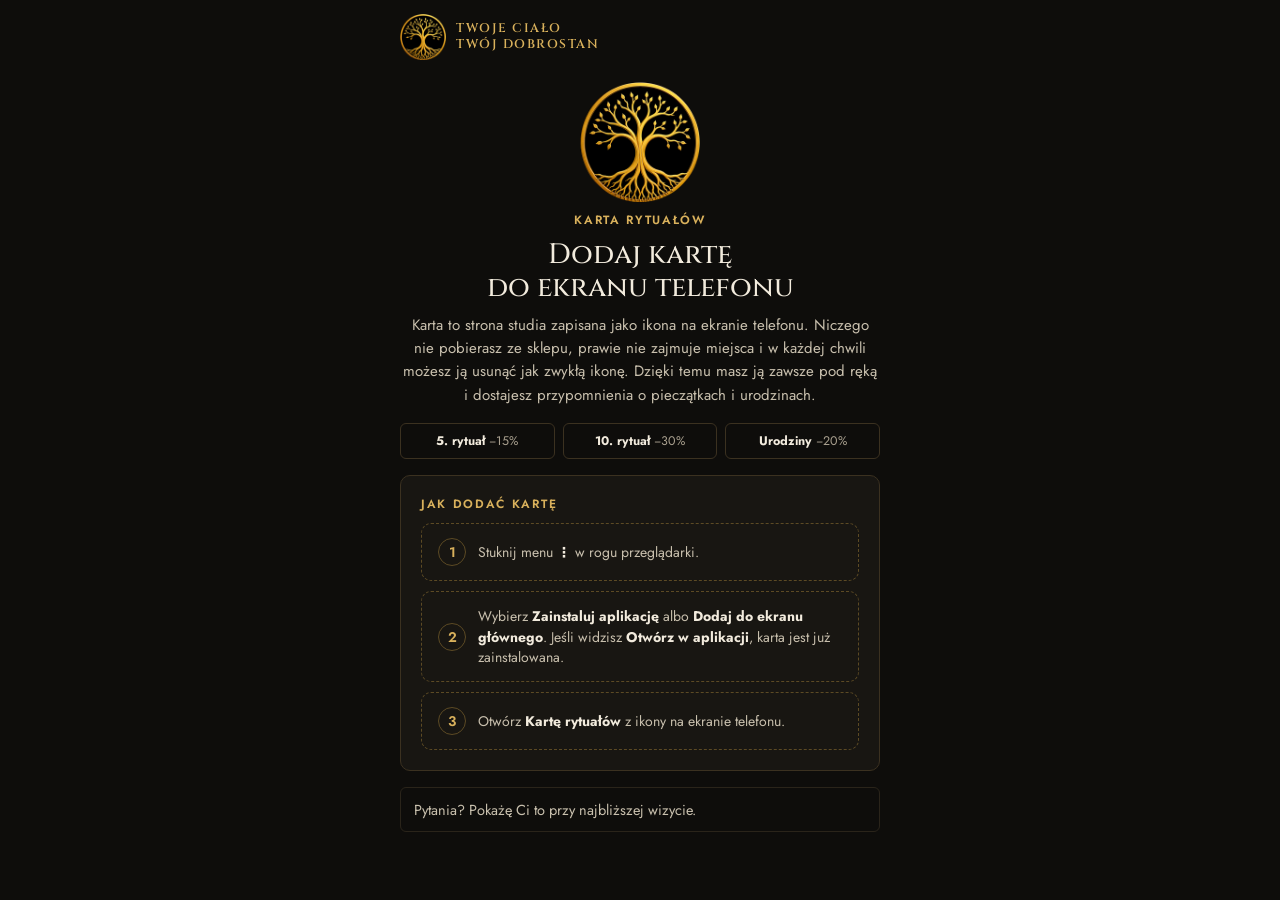
<file: index.html>
<!doctype html>
<html lang="pl">
<head>
<meta charset="utf-8">
<meta name="viewport" content="width=device-width, initial-scale=1, viewport-fit=cover">
<title>Karta rytuałów · Twoje Ciało Twój Dobrostan</title>
<meta name="description" content="Karta lojalnościowa studia masażu Twoje Ciało Twój Dobrostan w Kluczach.">
<meta name="theme-color" content="#0E0D0B">
<meta name="apple-mobile-web-app-capable" content="yes">
<meta name="mobile-web-app-capable" content="yes">
<meta name="apple-mobile-web-app-status-bar-style" content="black-translucent">
<meta name="apple-mobile-web-app-title" content="Karta rytuałów">
<link rel="manifest" href="manifest.webmanifest">
<link rel="icon" type="image/png" href="img/favicon.png">
<link rel="apple-touch-icon" href="img/apple-touch-icon.png">
<link rel="preconnect" href="https://fonts.googleapis.com">
<link rel="preconnect" href="https://fonts.gstatic.com" crossorigin>
<link rel="stylesheet" href="https://fonts.googleapis.com/css2?family=Cinzel:wght@500;600&family=Jost:wght@400;500;600&display=swap">
<link rel="stylesheet" href="css/style.css">
</head>
<body>
<div id="demoBar" class="demo-bar" hidden>Tryb pokazowy: dane zapisują się tylko na tym urządzeniu. <a href="panel.html">Panel studia →</a></div>
<div class="app" id="app">
  <header class="top">
    <a class="brand" href="./" aria-label="Twoje Ciało Twój Dobrostan, strona główna aplikacji">
      <img src="img/mark-96.png" alt="">
      <span><span>TWOJE CIAŁO</span><span>TWÓJ DOBROSTAN</span></span>
    </a>
  </header>
  <main class="main" id="main"><div class="spinner" aria-label="Ładowanie"></div></main>
</div>

<nav class="nav" id="nav" hidden aria-label="Menu">
  <div class="nav__in">
    <button data-go="card">
      <svg viewBox="0 0 24 24" fill="none" stroke="currentColor" stroke-width="1.5" stroke-linecap="round" stroke-linejoin="round" aria-hidden="true"><rect x="3" y="5" width="18" height="14" rx="3"/><circle cx="8" cy="12" r="1.5"/><circle cx="12" cy="12" r="1.5"/><circle cx="16" cy="12" r="1.5"/></svg>
      Karta
    </button>
    <button data-go="rytualy">
      <svg viewBox="0 0 24 24" fill="none" stroke="currentColor" stroke-width="1.5" stroke-linecap="round" stroke-linejoin="round" aria-hidden="true"><rect x="4" y="5" width="16" height="16" rx="2"/><path d="M8 3v4M16 3v4M4 10h16"/><path d="M9 15l2 2 4-4"/></svg>
      Rytuały
    </button>
    <button data-go="pakiet" hidden>
      <svg viewBox="0 0 24 24" fill="none" stroke="currentColor" stroke-width="1.5" stroke-linecap="round" stroke-linejoin="round" aria-hidden="true"><rect x="3" y="8" width="18" height="13" rx="2"/><path d="M12 8v13M3 12h18"/><path d="M12 8c-1.5-3-5-4-5-1.5S10 8 12 8zM12 8c1.5-3 5-4 5-1.5S14 8 12 8z"/></svg>
      Pakiet
    </button>
    <button data-go="bday">
      <svg viewBox="0 0 24 24" fill="none" stroke="currentColor" stroke-width="1.5" stroke-linecap="round" stroke-linejoin="round" aria-hidden="true"><path d="M4 21h16v-8H4z"/><path d="M4 16c2 0 2-1.5 4-1.5s2 1.5 4 1.5 2-1.5 4-1.5 2 1.5 4 1.5"/><path d="M12 13V9"/><path d="M12 6.5c.8-1 .8-2 0-3-.8 1-.8 2 0 3z"/></svg>
      Urodziny
    </button>
    <button data-go="promo">
      <svg viewBox="0 0 24 24" fill="none" stroke="currentColor" stroke-width="1.5" stroke-linecap="round" stroke-linejoin="round" aria-hidden="true"><path d="M3 12V4h8l9 9-8 8z"/><circle cx="7.5" cy="8.5" r="1.3"/></svg>
      Promocje
      <span class="nav__dot" id="promoDot" hidden></span>
    </button>
  </div>
</nav>

<script src="config.js"></script>
<script src="vendor/supabase.js"></script>
<script src="vendor/qrcode.js"></script>
<script src="js/data.js"></script>
<script src="js/ui.js"></script>
<script src="js/client.js"></script>
</body>
</html>
</file>
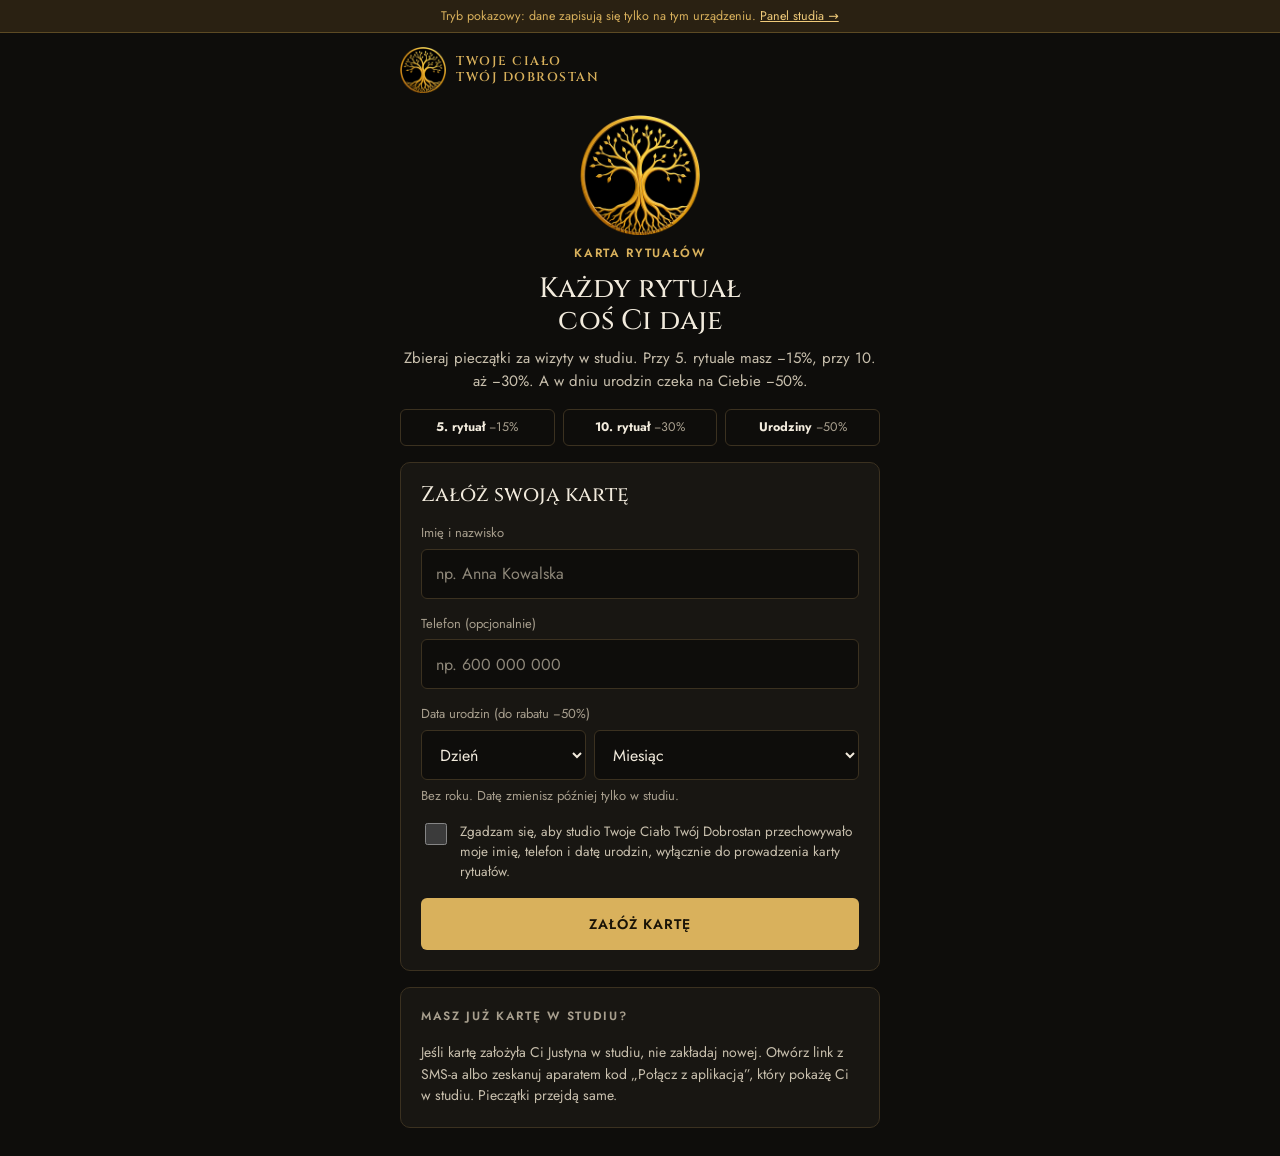
<file: aplikacja/index.html>
<!doctype html>
<html lang="pl">
<head>
<meta charset="utf-8">
<meta name="viewport" content="width=device-width, initial-scale=1, viewport-fit=cover">
<title>Karta rytuałów · Twoje Ciało Twój Dobrostan</title>
<meta name="description" content="Karta lojalnościowa studia masażu Twoje Ciało Twój Dobrostan w Kluczach.">
<meta name="theme-color" content="#0E0D0B">
<meta name="apple-mobile-web-app-capable" content="yes">
<meta name="mobile-web-app-capable" content="yes">
<meta name="apple-mobile-web-app-status-bar-style" content="black-translucent">
<meta name="apple-mobile-web-app-title" content="Karta rytuałów">
<link rel="manifest" href="manifest.webmanifest">
<link rel="icon" type="image/png" href="img/favicon.png">
<link rel="apple-touch-icon" href="img/apple-touch-icon.png">
<link rel="preconnect" href="https://fonts.googleapis.com">
<link rel="preconnect" href="https://fonts.gstatic.com" crossorigin>
<link rel="stylesheet" href="https://fonts.googleapis.com/css2?family=Cinzel:wght@500;600&family=Jost:wght@400;500;600&display=swap">
<link rel="stylesheet" href="css/style.css">
</head>
<body>
<div id="demoBar" class="demo-bar" hidden>Tryb pokazowy: dane zapisują się tylko na tym urządzeniu. <a href="panel.html">Panel studia →</a></div>
<div class="app" id="app">
  <header class="top">
    <a class="brand" href="./" aria-label="Twoje Ciało Twój Dobrostan, strona główna aplikacji">
      <img src="img/mark-96.png" alt="">
      <span><span>TWOJE CIAŁO</span><span>TWÓJ DOBROSTAN</span></span>
    </a>
  </header>
  <main class="main" id="main"><div class="spinner" aria-label="Ładowanie"></div></main>
</div>

<nav class="nav" id="nav" hidden aria-label="Menu">
  <div class="nav__in">
    <button data-go="card">
      <svg viewBox="0 0 24 24" fill="none" stroke="currentColor" stroke-width="1.5" stroke-linecap="round" stroke-linejoin="round" aria-hidden="true"><rect x="3" y="5" width="18" height="14" rx="3"/><circle cx="8" cy="12" r="1.5"/><circle cx="12" cy="12" r="1.5"/><circle cx="16" cy="12" r="1.5"/></svg>
      Karta
    </button>
    <button data-go="bday">
      <svg viewBox="0 0 24 24" fill="none" stroke="currentColor" stroke-width="1.5" stroke-linecap="round" stroke-linejoin="round" aria-hidden="true"><path d="M4 21h16v-8H4z"/><path d="M4 16c2 0 2-1.5 4-1.5s2 1.5 4 1.5 2-1.5 4-1.5 2 1.5 4 1.5"/><path d="M12 13V9"/><path d="M12 6.5c.8-1 .8-2 0-3-.8 1-.8 2 0 3z"/></svg>
      Urodziny
    </button>
    <button data-go="qr">
      <svg viewBox="0 0 24 24" fill="none" stroke="currentColor" stroke-width="1.5" stroke-linecap="round" stroke-linejoin="round" aria-hidden="true"><rect x="4" y="4" width="6" height="6" rx="1"/><rect x="14" y="4" width="6" height="6" rx="1"/><rect x="4" y="14" width="6" height="6" rx="1"/><path d="M14 14h2v2h-2zM18 18h2v2h-2zM14 18h2M18 14h2"/></svg>
      Mój kod
    </button>
  </div>
</nav>

<script src="config.js"></script>
<script src="vendor/supabase.js"></script>
<script src="vendor/qrcode.js"></script>
<script src="js/data.js"></script>
<script src="js/ui.js"></script>
<script src="js/client.js"></script>
</body>
</html>
</file>
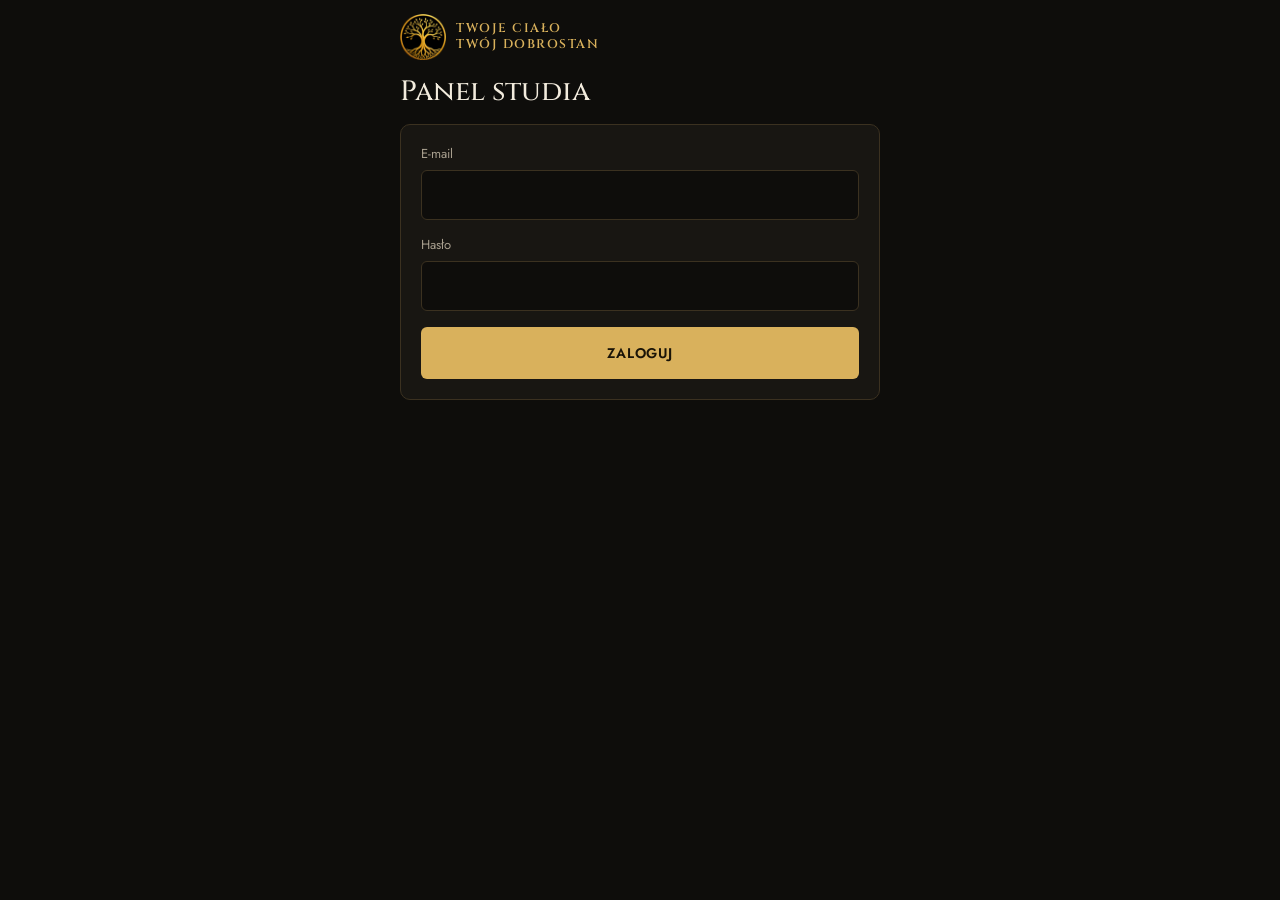
<file: panel.html>
<!doctype html>
<html lang="pl">
<head>
<meta charset="utf-8">
<meta name="viewport" content="width=device-width, initial-scale=1, viewport-fit=cover">
<title>Panel studia · Twoje Ciało Twój Dobrostan</title>
<meta name="robots" content="noindex">
<meta name="theme-color" content="#0E0D0B">
<meta name="apple-mobile-web-app-capable" content="yes">
<meta name="mobile-web-app-capable" content="yes">
<meta name="apple-mobile-web-app-status-bar-style" content="black-translucent">
<meta name="apple-mobile-web-app-title" content="Panel studia">
<link rel="manifest" href="manifest-panel.webmanifest">
<link rel="icon" type="image/png" href="img/favicon.png">
<link rel="apple-touch-icon" href="img/apple-touch-icon.png">
<link rel="preconnect" href="https://fonts.googleapis.com">
<link rel="preconnect" href="https://fonts.gstatic.com" crossorigin>
<link rel="stylesheet" href="https://fonts.googleapis.com/css2?family=Cinzel:wght@500;600&family=Jost:wght@400;500;600&display=swap">
<link rel="stylesheet" href="css/style.css">
</head>
<body>
<div id="demoBar" class="demo-bar" hidden>Tryb pokazowy: hasło <b>demo</b>, dane tylko na tym urządzeniu. <a href="./">Widok klientki →</a></div>
<div class="app" id="app">
  <header class="top">
    <a class="brand" href="panel.html" aria-label="Panel studia">
      <img src="img/mark-96.png" alt="">
      <span><span>TWOJE CIAŁO</span><span>TWÓJ DOBROSTAN</span></span>
    </a>
    <button class="btn btn--ghost btn--sm" id="logoutBtn" hidden>Wyloguj</button>
  </header>
  <main class="main" id="main"><div class="spinner" aria-label="Ładowanie"></div></main>
</div>
<div class="sheet" id="sheet" hidden role="dialog" aria-modal="true" aria-labelledby="sheetTitle"><div class="sheet__in" id="sheetIn"></div></div>
<div class="print-card" id="printCard"></div>

<script src="config.js"></script>
<script src="vendor/supabase.js"></script>
<script src="vendor/qrcode.js"></script>
<script src="js/data.js"></script>
<script src="js/ui.js"></script>
<script src="js/integracje.js"></script>
<script src="js/panel.js"></script>
</body>
</html>
</file>
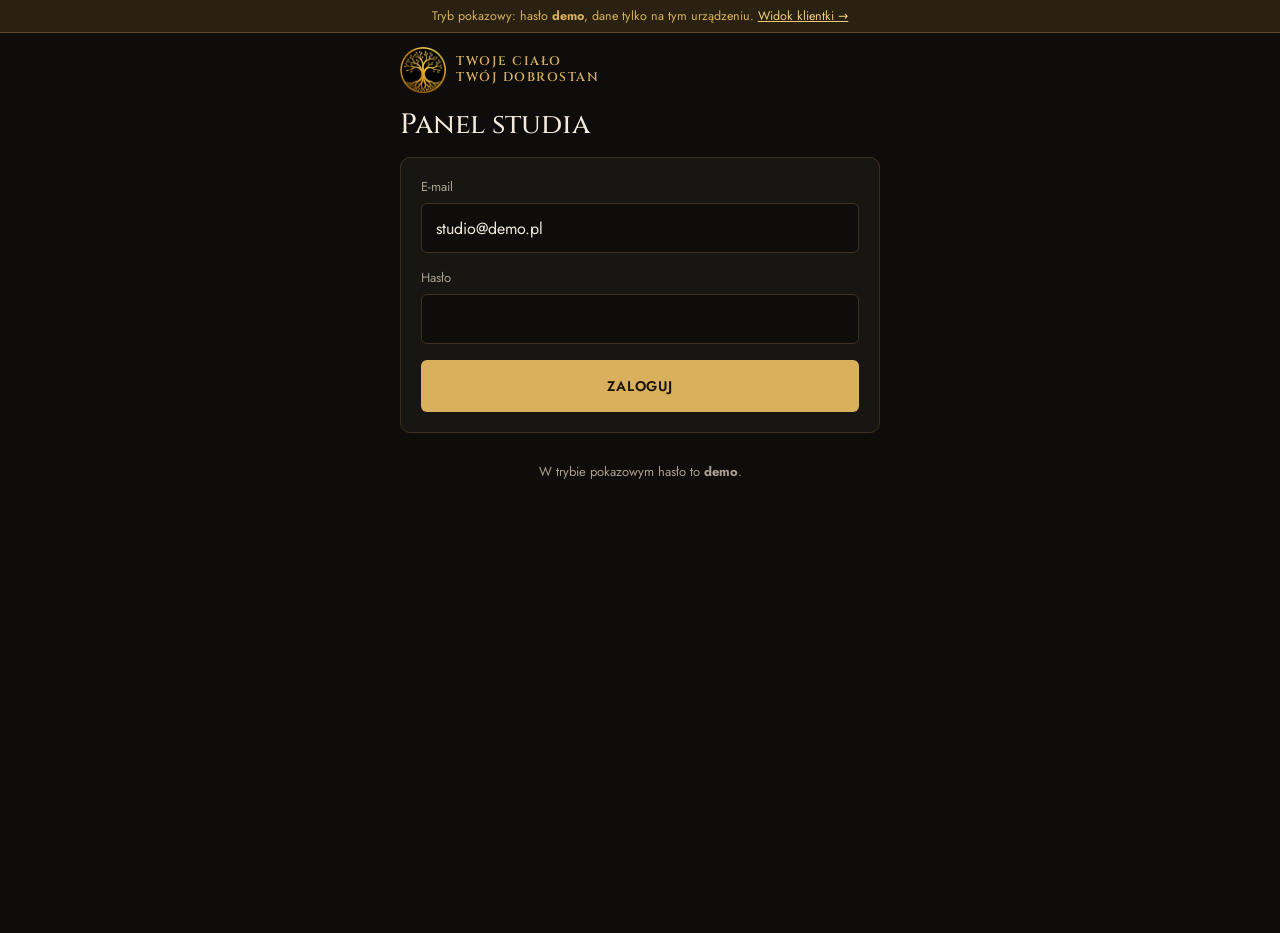
<file: aplikacja/panel.html>
<!doctype html>
<html lang="pl">
<head>
<meta charset="utf-8">
<meta name="viewport" content="width=device-width, initial-scale=1, viewport-fit=cover">
<title>Panel studia · Twoje Ciało Twój Dobrostan</title>
<meta name="robots" content="noindex">
<meta name="theme-color" content="#0E0D0B">
<meta name="apple-mobile-web-app-capable" content="yes">
<meta name="mobile-web-app-capable" content="yes">
<meta name="apple-mobile-web-app-status-bar-style" content="black-translucent">
<meta name="apple-mobile-web-app-title" content="Panel studia">
<link rel="manifest" href="manifest-panel.webmanifest">
<link rel="icon" type="image/png" href="img/favicon.png">
<link rel="apple-touch-icon" href="img/apple-touch-icon.png">
<link rel="preconnect" href="https://fonts.googleapis.com">
<link rel="preconnect" href="https://fonts.gstatic.com" crossorigin>
<link rel="stylesheet" href="https://fonts.googleapis.com/css2?family=Cinzel:wght@500;600&family=Jost:wght@400;500;600&display=swap">
<link rel="stylesheet" href="css/style.css">
</head>
<body>
<div id="demoBar" class="demo-bar" hidden>Tryb pokazowy: hasło <b>demo</b>, dane tylko na tym urządzeniu. <a href="./">Widok klientki →</a></div>
<div class="app" id="app">
  <header class="top">
    <a class="brand" href="panel.html" aria-label="Panel studia">
      <img src="img/mark-96.png" alt="">
      <span><span>TWOJE CIAŁO</span><span>TWÓJ DOBROSTAN</span></span>
    </a>
    <button class="btn btn--ghost btn--sm" id="logoutBtn" hidden>Wyloguj</button>
  </header>
  <main class="main" id="main"><div class="spinner" aria-label="Ładowanie"></div></main>
</div>
<div class="sheet" id="sheet" hidden role="dialog" aria-modal="true" aria-labelledby="sheetTitle"><div class="sheet__in" id="sheetIn"></div></div>
<div class="scanner" id="scanner" hidden role="dialog" aria-modal="true" aria-label="Skaner kodu QR">
  <video id="video" playsinline muted></video>
  <div class="scanner__frame"></div>
  <div class="scanner__bar">
    <p class="small center" id="scanMsg" style="margin:0">Skieruj aparat na kod QR klientki.</p>
    <form id="codeForm" class="btn-row">
      <input class="input" id="codeInput" placeholder="lub wpisz kod karty" autocapitalize="characters" autocomplete="off" aria-label="Kod karty">
      <button class="btn btn--line" type="submit" style="flex:0 0 auto;width:auto">Szukaj</button>
    </form>
    <button class="btn btn--ghost" id="scanClose">Zamknij</button>
  </div>
</div>
<div class="print-card" id="printCard"></div>

<script src="config.js"></script>
<script src="vendor/supabase.js"></script>
<script src="vendor/qrcode.js"></script>
<script src="js/data.js"></script>
<script src="js/ui.js"></script>
<script src="js/panel.js"></script>
</body>
</html>
</file>
<file: css/style.css>
:root {
  --bg: #0E0D0B;
  --surface: #181612;
  --surface-2: #211E18;
  --line: #3B3120;
  --line-soft: #2A241A;
  --gold: #D9B15C;
  --gold-hi: #F0CB7A;
  --gold-dim: #5C4A24;
  --on-gold: #1A1407;
  --text: #F2EBDD;
  --text-2: #C9C0AE;
  --muted: #A89F8E;
  --faint: #8E8779;
  --paper: #F7F1E4;
  --danger: #E08A7A;
  --radius: 10px;
  --radius-sm: 6px;
  --serif: 'Cinzel', Georgia, serif;
  --sans: 'Jost', system-ui, -apple-system, 'Segoe UI', sans-serif;
  color-scheme: dark;
}

* { box-sizing: border-box; }
html, body { margin: 0; background: var(--bg); color: var(--text); font-family: var(--sans); font-size: 16px; line-height: 1.45; -webkit-text-size-adjust: 100%; }
body { min-height: 100vh; min-height: 100dvh; }
button, input, select, textarea { font: inherit; color: inherit; }
button { cursor: pointer; }
a { color: var(--gold); }
a:hover { color: var(--gold-hi); }
:focus-visible { outline: 2px solid var(--gold-hi); outline-offset: 2px; }
[hidden] { display: none !important; }
img { max-width: 100%; }

.app { max-width: 520px; margin: 0 auto; min-height: 100vh; min-height: 100dvh; display: flex; flex-direction: column; position: relative; }

/* Nagłówek */
.top { display: flex; align-items: center; justify-content: space-between; gap: 12px; padding: calc(14px + env(safe-area-inset-top)) 20px 10px; }
.brand { display: flex; align-items: center; gap: 10px; text-decoration: none; }
.brand img { width: 46px; height: 46px; }
.brand span { display: flex; flex-direction: column; font-family: var(--serif); font-size: 12.5px; font-weight: 600; line-height: 1.3; letter-spacing: .12em; color: var(--gold); }

.main { flex: 1; padding: 6px 20px 28px; display: flex; flex-direction: column; gap: 16px; }
.app--nav .main { padding-bottom: calc(100px + env(safe-area-inset-bottom)); }

h1, .h1 { margin: 0; font-family: var(--serif); font-weight: 500; font-size: 28px; line-height: 1.15; color: var(--text); }
h2 { margin: 0; font-family: var(--serif); font-weight: 500; font-size: 21px; line-height: 1.2; }
.hello small { display: block; font-size: 14px; color: var(--muted); }
.hello h1 { font-size: 30px; }
.eyebrow { font-size: 12px; font-weight: 600; letter-spacing: .14em; text-transform: uppercase; color: var(--muted); }
.eyebrow--gold { color: var(--gold); }
.lead { margin: 0; font-size: 15px; line-height: 1.55; color: var(--text-2); }
.small { font-size: 13px; color: var(--muted); line-height: 1.5; }
.center { text-align: center; }

.panel { background: var(--surface); border: 1px solid var(--line); border-radius: var(--radius); padding: 20px; display: flex; flex-direction: column; gap: 16px; }
.panel--gold { border-color: var(--gold); }
.panel--tight { padding: 4px 16px; gap: 0; }
.row { display: flex; justify-content: space-between; align-items: baseline; gap: 12px; }
.divider { border-top: 1px solid var(--line); padding-top: 14px; display: flex; flex-direction: column; gap: 4px; }
.gold { color: var(--gold); }
.strong { font-weight: 600; }

/* Pieczątki */
.stamps { display: grid; grid-template-columns: repeat(5, minmax(0, 1fr)); gap: 12px; }
.stamps--small { gap: 8px; }
.stamp { aspect-ratio: 1; border-radius: 50%; display: flex; align-items: center; justify-content: center; position: relative; border: 1px solid var(--gold-dim); }
.stamp img { width: 100%; height: 100%; display: block; border-radius: 50%; }
.stamp.is-filled { border-color: transparent; background: var(--bg); box-shadow: 0 0 0 1px rgba(217,177,92,.25); }
.stamp.is-reward:not(.is-filled) { border: 1.5px dashed var(--gold); }
.stamp__num { font-size: 13px; color: var(--faint); }
.stamps--small .stamp__num { font-size: 11px; }
.stamp__reward { font-size: 12px; font-weight: 600; color: var(--gold); }
.stamps--small .stamp__reward { font-size: 10px; }
.stamp__badge { position: absolute; bottom: -6px; left: 50%; transform: translateX(-50%); background: var(--gold); color: var(--on-gold); font-size: 10px; font-weight: 600; padding: 1px 5px; border-radius: 8px; white-space: nowrap; }
.stamp.is-new { animation: pop .7s cubic-bezier(.2,1.4,.4,1); }
@keyframes pop { 0% { transform: scale(.3) rotate(-25deg); opacity: 0; } 100% { transform: scale(1) rotate(0); opacity: 1; } }

.chips { display: flex; gap: 8px; font-size: 12.5px; color: var(--muted); }
.chips span { flex: 1; border: 1px solid var(--line); border-radius: var(--radius-sm); padding: 8px 10px; text-align: center; }
.chips strong { color: var(--text); }

/* Przyciski */
.btn { min-height: 52px; border-radius: var(--radius-sm); border: 1px solid transparent; padding: 0 18px; display: inline-flex; align-items: center; justify-content: center; gap: 10px; font-weight: 600; font-size: 14px; letter-spacing: .07em; text-transform: uppercase; text-decoration: none; text-align: center; width: 100%; }
.btn--gold { background: var(--gold); color: var(--on-gold); }
.btn--gold:hover { background: var(--gold-hi); color: var(--on-gold); }
.btn--line { background: transparent; border-color: var(--gold); color: var(--gold); }
.btn--ghost { background: transparent; border-color: var(--line); color: var(--muted); }
.btn--black { background: #000; border-color: var(--line); color: var(--text); }
.btn--black:hover { border-color: var(--gold-dim); color: var(--text); }
.btn--gold.btn--two small { color: var(--on-gold); opacity: .8; }
.btn--paper { background: var(--paper); color: var(--bg); }
.btn--danger { background: transparent; border-color: #6B3A30; color: var(--danger); }
.btn--sm { min-height: 44px; font-size: 12.5px; padding: 0 14px; width: auto; }
.btn--two { flex-direction: column; gap: 4px; padding: 12px 18px; }
.btn--two small { text-transform: none; letter-spacing: 0; font-weight: 400; font-size: 13px; line-height: 1.4; color: var(--text-2); }
.btn[disabled] { opacity: .5; cursor: default; }
.btn-row { display: flex; gap: 8px; }
.btn-row > * { flex: 1; }
.linkbtn { background: none; border: none; color: var(--gold); text-decoration: underline; padding: 8px 0; font-size: 14px; min-height: 44px; }

/* Formularze */
.field { display: flex; flex-direction: column; gap: 6px; }
.field label, .field .label { font-size: 13px; color: var(--muted); }
.input, select.input, textarea.input { min-height: 50px; border-radius: var(--radius-sm); border: 1px solid var(--line); background: var(--bg); padding: 0 14px; font-size: 16px; color: var(--text); width: 100%; }
textarea.input { padding: 12px 14px; min-height: 80px; resize: vertical; }
.input::placeholder { color: var(--faint); }
.input:focus { border-color: var(--gold); outline: none; }
.split { display: grid; grid-template-columns: 1fr 1.6fr; gap: 8px; }
.check { display: flex; gap: 10px; align-items: flex-start; font-size: 13.5px; color: var(--text-2); line-height: 1.5; }
.check input { width: 22px; height: 22px; accent-color: var(--gold); flex-shrink: 0; margin-top: 1px; }
.error { color: var(--danger); font-size: 14px; }

/* Listy */
.list-row { display: flex; justify-content: space-between; gap: 12px; padding: 12px 0; border-bottom: 1px solid var(--line-soft); font-size: 14.5px; }
.list-row:last-child { border-bottom: none; }
.list-row span:last-child { color: var(--muted); white-space: nowrap; }
.tag { display: inline-block; font-size: 11px; font-weight: 600; letter-spacing: .06em; padding: 2px 7px; border-radius: 10px; border: 1px solid var(--gold-dim); color: var(--gold); margin-left: 6px; vertical-align: 1px; }
.tag--solid { background: var(--gold); color: var(--on-gold); border-color: var(--gold); }

/* QR */
.qr-card { background: var(--paper); color: var(--bg); border-radius: var(--radius); padding: 24px; display: flex; flex-direction: column; align-items: center; gap: 14px; }
.qr-card .qr { width: min(240px, 70vw); height: auto; display: block; }
.qr-card .name { font-weight: 600; font-size: 18px; }
.qr-card .code { font-size: 13px; color: #5C4A24; letter-spacing: .22em; font-weight: 600; }

/* Urodziny */
.bday-hero { text-align: center; align-items: center; }
.bday-hero img { width: 76px; height: 76px; }
.bday-hero .big { font-family: var(--serif); font-size: 52px; font-weight: 600; line-height: 1; color: var(--gold); }
.bday-today { background: linear-gradient(160deg, #2a2112, #181612 60%); }

/* Dolne menu */
.nav { position: fixed; left: 0; right: 0; bottom: 0; z-index: 10; background: var(--surface); border-top: 1px solid var(--line); padding: 8px 12px calc(10px + env(safe-area-inset-bottom)); }
.nav__in { max-width: 520px; margin: 0 auto; display: grid; grid-auto-flow: column; grid-auto-columns: 1fr; gap: 4px; }
.nav--5 .nav__in { gap: 0; }
.nav--5 button { letter-spacing: .03em; font-size: 10.5px; }
.pkg-grid { display: grid; grid-template-columns: repeat(5, 1fr); gap: 8px; }
.pkg-dot { aspect-ratio: 1; border-radius: 50%; border: 1px dashed var(--line); display: flex; align-items: center; justify-content: center; font-size: 13px; color: var(--faint); max-width: 52px; justify-self: center; width: 100%; }
.pkg-dot--on { border: 1px solid var(--gold); background: var(--gold); color: var(--on-gold); font-weight: 600; }
.nav button { min-height: 58px; border: none; background: none; display: flex; flex-direction: column; align-items: center; justify-content: center; gap: 4px; font-size: 11px; font-weight: 600; letter-spacing: .08em; text-transform: uppercase; color: var(--faint); }
.nav button[aria-current="page"] { color: var(--gold); }
.nav svg { width: 23px; height: 23px; }
.nav button { position: relative; }
.nav__dot { position: absolute; top: 8px; left: calc(50% + 8px); width: 9px; height: 9px; border-radius: 50%; background: var(--gold); box-shadow: 0 0 0 2px var(--surface); }

/* Powiadomienie */
.toast { position: fixed; left: 50%; bottom: calc(96px + env(safe-area-inset-bottom)); transform: translate(-50%, 20px); width: min(480px, calc(100% - 32px)); background: var(--gold); color: var(--on-gold); border-radius: var(--radius-sm); padding: 14px 16px; font-size: 15px; font-weight: 500; opacity: 0; pointer-events: none; transition: opacity .2s, transform .2s; z-index: 50; box-shadow: 0 10px 30px rgba(0,0,0,.5); }
.toast.is-visible { opacity: 1; transform: translate(-50%, 0); }
.toast--error { background: #F2D5CE; color: #4A1A10; }
.toast--reward { font-size: 17px; font-weight: 600; text-align: center; padding: 18px; }

/* Okno (arkusz) */
.sheet { position: fixed; inset: 0; z-index: 30; background: var(--bg); overflow-y: auto; -webkit-overflow-scrolling: touch; }
.sheet__in { max-width: 520px; margin: 0 auto; padding: calc(12px + env(safe-area-inset-top)) 20px 40px; display: flex; flex-direction: column; gap: 16px; }
.sheet__bar { display: flex; align-items: center; justify-content: space-between; gap: 8px; min-height: 48px; }
.back { background: none; border: none; color: var(--gold); font-weight: 600; font-size: 15px; min-height: 44px; display: inline-flex; align-items: center; gap: 6px; padding: 0; }

/* Skaner */

/* Panel – lista klientek */
.client { display: flex; align-items: center; gap: 10px; padding: 6px 0; border-bottom: 1px solid var(--line-soft); }
.client:last-child { border-bottom: none; }
.client__main { flex: 1; min-height: 52px; border: none; background: transparent; border-radius: var(--radius-sm); display: flex; align-items: center; gap: 12px; padding: 0 6px; text-align: left; color: var(--text); }
.client__main:hover { background: var(--line-soft); }
.avatar { width: 38px; height: 38px; border-radius: 50%; border: 1px solid var(--gold-dim); color: var(--gold); font-size: 12.5px; font-weight: 600; display: flex; align-items: center; justify-content: center; flex-shrink: 0; }
.client__name { font-size: 15.5px; font-weight: 500; display: block; }
.client__meta { font-size: 12.5px; color: var(--muted); display: block; }
.plus { width: 46px; height: 46px; border-radius: 50%; border: 1px solid var(--gold-dim); background: transparent; color: var(--gold); font-size: 22px; flex-shrink: 0; line-height: 1; }
.plus--ghost { border-color: var(--line); color: var(--text-2); font-size: 20px; }
.dots { display: grid; grid-template-columns: repeat(10, 1fr); gap: 5px; }
.dots i { height: 8px; border-radius: 2px; background: var(--line-soft); }
.dots i.on { background: var(--gold); }
.hint { font-size: 14.5px; color: var(--text-2); border: 1px solid var(--line-soft); border-radius: var(--radius-sm); padding: 11px 13px; }
.hint--reward { border-color: var(--gold); color: var(--gold); font-weight: 600; font-size: 16px; }

.demo-bar { background: #2a2112; color: var(--gold); font-size: 12.5px; text-align: center; padding: 7px 12px; border-bottom: 1px solid var(--gold-dim); }
.demo-bar a { color: var(--gold-hi); }

.install { border: 1px dashed var(--gold-dim); border-radius: var(--radius); padding: 14px 16px; display: flex; gap: 12px; align-items: center; font-size: 14px; color: var(--text-2); }
.install b { color: var(--text); }
.install__n { flex: none; width: 28px; height: 28px; border-radius: 50%; border: 1px solid var(--gold-dim); display: grid; place-items: center; font-weight: 600; color: var(--gold, #C9A24B); }

.spinner { width: 34px; height: 34px; border: 3px solid var(--gold-dim); border-top-color: var(--gold); border-radius: 50%; animation: spin 1s linear infinite; margin: 40px auto; }
@keyframes spin { to { transform: rotate(360deg); } }

/* Wydruk karty dla klientki bez aplikacji */
.print-card { display: none; }
@media print {
  body { background: #fff; color: #000; }
  .app, .sheet, .nav, .toast, .demo-bar { display: none !important; }
  .print-card { display: flex !important; flex-direction: column; align-items: center; gap: 10px; width: 85mm; margin: 10mm auto; padding: 8mm; border: 1px solid #D9B15C; border-radius: 4mm; color: #000; font-family: var(--sans); text-align: center; }
  .print-card img.logo { width: 26mm; }
  .print-card .qr { width: 38mm; height: 38mm; }
  .print-card h3 { font-family: var(--serif); margin: 0; font-size: 14pt; font-weight: 500; }
  .print-card p { margin: 0; font-size: 9pt; }
}

@media (prefers-reduced-motion: reduce) { * { animation: none !important; transition: none !important; } }

/* Okno potwierdzenia */
.ask { position: fixed; inset: 0; z-index: 60; background: rgba(0,0,0,.65); display: flex; align-items: center; justify-content: center; padding: 20px; }
.ask__box { background: var(--surface); border: 1px solid var(--gold); border-radius: var(--radius); padding: 20px; width: min(420px, 100%); display: flex; flex-direction: column; gap: 16px; }
.ask__box p { margin: 0; font-size: 16px; line-height: 1.5; }

/* Panel – zakładki */
.tabs { display: grid; grid-template-columns: 1fr 1fr; gap: 4px; padding: 4px; border: 1px solid var(--line); border-radius: var(--radius); background: var(--surface); }
.tabs button { min-height: 46px; border: none; border-radius: var(--radius-sm); background: transparent; color: var(--muted); font-size: 12.5px; font-weight: 600; letter-spacing: .08em; text-transform: uppercase; }
.tabs button[aria-selected="true"] { background: var(--gold); color: var(--on-gold); }
.tabs--small button { min-height: 38px; font-size: 11.5px; }
.tabs--three { grid-template-columns: repeat(3, 1fr); }

/* Sprzedaż vouchera */
.picks { display: flex; flex-direction: column; gap: 8px; }
.pick { min-height: 60px; display: flex; align-items: center; justify-content: space-between; gap: 12px; padding: 10px 16px; border: 1px solid var(--line); border-radius: var(--radius-sm); background: var(--surface); color: var(--text); text-align: left; }
.pick[aria-checked="true"] { border-color: var(--gold); box-shadow: inset 0 0 0 1px var(--gold); background: #231C10; }
.pick__name { display: block; font-size: 15.5px; font-weight: 500; }
.pick__meta { display: block; font-size: 12.5px; color: var(--gold); }
.pick__price { font-weight: 600; white-space: nowrap; color: var(--gold); }
.stepper { display: grid; grid-template-columns: 64px 1fr 64px; align-items: center; border: 1px solid var(--line); border-radius: var(--radius-sm); background: var(--surface); }
.stepper button { min-height: 56px; border: none; background: none; color: var(--gold); font-size: 26px; }
.stepper output { text-align: center; font-size: 22px; font-weight: 600; }
.pay { display: grid; grid-template-columns: repeat(3, 1fr); gap: 8px; }
.pay button { min-height: 64px; border: 1px solid var(--line); border-radius: var(--radius-sm); background: var(--surface); color: var(--text); font-size: 15px; font-weight: 600; letter-spacing: .06em; text-transform: uppercase; }
.pay button[aria-checked="true"] { background: var(--gold); border-color: var(--gold); color: var(--on-gold); }
.pay--two { grid-template-columns: repeat(2, 1fr); }
.pay--four { grid-template-columns: repeat(4, 1fr); }
.pay--four button { min-height: 52px; font-size: 14px; letter-spacing: .02em; }
.hint--error { border-color: #6B3A30; color: var(--danger); }

/* Kafelki linków na karcie (strona, voucher, Facebook, Instagram) */
.tiles { display: grid; grid-template-columns: 1fr 1fr; gap: 10px; }
.tile { font: inherit; text-align: left; cursor: pointer; display: flex; flex-direction: column; align-items: flex-start; gap: 10px; padding: 14px; background: var(--surface); border: 1px solid var(--line); border-radius: var(--radius); color: var(--text); text-decoration: none; font-size: 14.5px; line-height: 1.25; transition: border-color .15s, background .15s; }
.tile:hover, .tile:active { border-color: var(--gold); background: var(--surface-2); color: var(--text); }
.tile svg { width: 22px; height: 22px; color: var(--gold); flex: none; }
.tile small { display: block; margin-top: 2px; font-size: 12px; color: var(--muted); }

/* Przycisk Portfela Google (czarny, wg wytycznych Google) */
.gwallet { min-height: 52px; width: 100%; display: inline-flex; align-items: center; justify-content: center; gap: 10px; background: #1f1f1f; color: #fff; border: 1px solid #747775; border-radius: 26px; font: 500 15px/1 'Roboto', system-ui, sans-serif; letter-spacing: .01em; cursor: pointer; }
.gwallet svg { width: 24px; height: 24px; flex: none; }
.gwallet:disabled { opacity: .6; }
</file>
<file: aplikacja/css/style.css>
:root {
  --bg: #0E0D0B;
  --surface: #181612;
  --surface-2: #211E18;
  --line: #3B3120;
  --line-soft: #2A241A;
  --gold: #D9B15C;
  --gold-hi: #F0CB7A;
  --gold-dim: #5C4A24;
  --on-gold: #1A1407;
  --text: #F2EBDD;
  --text-2: #C9C0AE;
  --muted: #A89F8E;
  --faint: #8E8779;
  --paper: #F7F1E4;
  --danger: #E08A7A;
  --radius: 10px;
  --radius-sm: 6px;
  --serif: 'Cinzel', Georgia, serif;
  --sans: 'Jost', system-ui, -apple-system, 'Segoe UI', sans-serif;
  color-scheme: dark;
}

* { box-sizing: border-box; }
html, body { margin: 0; background: var(--bg); color: var(--text); font-family: var(--sans); font-size: 16px; line-height: 1.45; -webkit-text-size-adjust: 100%; }
body { min-height: 100vh; min-height: 100dvh; }
button, input, select, textarea { font: inherit; color: inherit; }
button { cursor: pointer; }
a { color: var(--gold); }
a:hover { color: var(--gold-hi); }
:focus-visible { outline: 2px solid var(--gold-hi); outline-offset: 2px; }
[hidden] { display: none !important; }
img { max-width: 100%; }

.app { max-width: 520px; margin: 0 auto; min-height: 100vh; min-height: 100dvh; display: flex; flex-direction: column; position: relative; }

/* Nagłówek */
.top { display: flex; align-items: center; justify-content: space-between; gap: 12px; padding: calc(14px + env(safe-area-inset-top)) 20px 10px; }
.brand { display: flex; align-items: center; gap: 10px; text-decoration: none; }
.brand img { width: 46px; height: 46px; }
.brand span { display: flex; flex-direction: column; font-family: var(--serif); font-size: 12.5px; font-weight: 600; line-height: 1.3; letter-spacing: .12em; color: var(--gold); }

.main { flex: 1; padding: 6px 20px 28px; display: flex; flex-direction: column; gap: 16px; }
.app--nav .main { padding-bottom: calc(100px + env(safe-area-inset-bottom)); }

h1, .h1 { margin: 0; font-family: var(--serif); font-weight: 500; font-size: 28px; line-height: 1.15; color: var(--text); }
h2 { margin: 0; font-family: var(--serif); font-weight: 500; font-size: 21px; line-height: 1.2; }
.hello small { display: block; font-size: 14px; color: var(--muted); }
.hello h1 { font-size: 30px; }
.eyebrow { font-size: 12px; font-weight: 600; letter-spacing: .14em; text-transform: uppercase; color: var(--muted); }
.eyebrow--gold { color: var(--gold); }
.lead { margin: 0; font-size: 15px; line-height: 1.55; color: var(--text-2); }
.small { font-size: 13px; color: var(--muted); line-height: 1.5; }
.center { text-align: center; }

.panel { background: var(--surface); border: 1px solid var(--line); border-radius: var(--radius); padding: 20px; display: flex; flex-direction: column; gap: 16px; }
.panel--gold { border-color: var(--gold); }
.panel--tight { padding: 4px 16px; gap: 0; }
.row { display: flex; justify-content: space-between; align-items: baseline; gap: 12px; }
.divider { border-top: 1px solid var(--line); padding-top: 14px; display: flex; flex-direction: column; gap: 4px; }
.gold { color: var(--gold); }
.strong { font-weight: 600; }

/* Pieczątki */
.stamps { display: grid; grid-template-columns: repeat(5, minmax(0, 1fr)); gap: 12px; }
.stamps--small { gap: 8px; }
.stamp { aspect-ratio: 1; border-radius: 50%; display: flex; align-items: center; justify-content: center; position: relative; border: 1px solid var(--gold-dim); }
.stamp img { width: 100%; height: 100%; display: block; border-radius: 50%; }
.stamp.is-filled { border-color: transparent; background: var(--bg); box-shadow: 0 0 0 1px rgba(217,177,92,.25); }
.stamp.is-reward:not(.is-filled) { border: 1.5px dashed var(--gold); }
.stamp__num { font-size: 13px; color: var(--faint); }
.stamps--small .stamp__num { font-size: 11px; }
.stamp__reward { font-size: 12px; font-weight: 600; color: var(--gold); }
.stamps--small .stamp__reward { font-size: 10px; }
.stamp__badge { position: absolute; bottom: -6px; left: 50%; transform: translateX(-50%); background: var(--gold); color: var(--on-gold); font-size: 10px; font-weight: 600; padding: 1px 5px; border-radius: 8px; white-space: nowrap; }
.stamp.is-new { animation: pop .7s cubic-bezier(.2,1.4,.4,1); }
@keyframes pop { 0% { transform: scale(.3) rotate(-25deg); opacity: 0; } 100% { transform: scale(1) rotate(0); opacity: 1; } }

.chips { display: flex; gap: 8px; font-size: 12.5px; color: var(--muted); }
.chips span { flex: 1; border: 1px solid var(--line); border-radius: var(--radius-sm); padding: 8px 10px; text-align: center; }
.chips strong { color: var(--text); }

/* Przyciski */
.btn { min-height: 52px; border-radius: var(--radius-sm); border: 1px solid transparent; padding: 0 18px; display: inline-flex; align-items: center; justify-content: center; gap: 10px; font-weight: 600; font-size: 14px; letter-spacing: .07em; text-transform: uppercase; text-decoration: none; text-align: center; width: 100%; }
.btn--gold { background: var(--gold); color: var(--on-gold); }
.btn--gold:hover { background: var(--gold-hi); color: var(--on-gold); }
.btn--line { background: transparent; border-color: var(--gold); color: var(--gold); }
.btn--ghost { background: transparent; border-color: var(--line); color: var(--muted); }
.btn--paper { background: var(--paper); color: var(--bg); }
.btn--danger { background: transparent; border-color: #6B3A30; color: var(--danger); }
.btn--sm { min-height: 44px; font-size: 12.5px; padding: 0 14px; width: auto; }
.btn[disabled] { opacity: .5; cursor: default; }
.btn-row { display: flex; gap: 8px; }
.btn-row > * { flex: 1; }
.linkbtn { background: none; border: none; color: var(--gold); text-decoration: underline; padding: 8px 0; font-size: 14px; min-height: 44px; }

/* Formularze */
.field { display: flex; flex-direction: column; gap: 6px; }
.field label, .field .label { font-size: 13px; color: var(--muted); }
.input, select.input, textarea.input { min-height: 50px; border-radius: var(--radius-sm); border: 1px solid var(--line); background: var(--bg); padding: 0 14px; font-size: 16px; color: var(--text); width: 100%; }
textarea.input { padding: 12px 14px; min-height: 80px; resize: vertical; }
.input::placeholder { color: var(--faint); }
.input:focus { border-color: var(--gold); outline: none; }
.split { display: grid; grid-template-columns: 1fr 1.6fr; gap: 8px; }
.check { display: flex; gap: 10px; align-items: flex-start; font-size: 13.5px; color: var(--text-2); line-height: 1.5; }
.check input { width: 22px; height: 22px; accent-color: var(--gold); flex-shrink: 0; margin-top: 1px; }
.error { color: var(--danger); font-size: 14px; }

/* Listy */
.list-row { display: flex; justify-content: space-between; gap: 12px; padding: 12px 0; border-bottom: 1px solid var(--line-soft); font-size: 14.5px; }
.list-row:last-child { border-bottom: none; }
.list-row span:last-child { color: var(--muted); white-space: nowrap; }
.tag { display: inline-block; font-size: 11px; font-weight: 600; letter-spacing: .06em; padding: 2px 7px; border-radius: 10px; border: 1px solid var(--gold-dim); color: var(--gold); margin-left: 6px; vertical-align: 1px; }
.tag--solid { background: var(--gold); color: var(--on-gold); border-color: var(--gold); }

/* QR */
.qr-card { background: var(--paper); color: var(--bg); border-radius: var(--radius); padding: 24px; display: flex; flex-direction: column; align-items: center; gap: 14px; }
.qr-card .qr { width: min(240px, 70vw); height: auto; display: block; }
.qr-card .name { font-weight: 600; font-size: 18px; }
.qr-card .code { font-size: 13px; color: #5C4A24; letter-spacing: .22em; font-weight: 600; }

/* Urodziny */
.bday-hero { text-align: center; align-items: center; }
.bday-hero img { width: 76px; height: 76px; }
.bday-hero .big { font-family: var(--serif); font-size: 52px; font-weight: 600; line-height: 1; color: var(--gold); }
.bday-today { background: linear-gradient(160deg, #2a2112, #181612 60%); }

/* Dolne menu */
.nav { position: fixed; left: 0; right: 0; bottom: 0; z-index: 10; background: var(--surface); border-top: 1px solid var(--line); padding: 8px 12px calc(10px + env(safe-area-inset-bottom)); }
.nav__in { max-width: 520px; margin: 0 auto; display: grid; grid-template-columns: repeat(3, 1fr); gap: 4px; }
.nav button { min-height: 58px; border: none; background: none; display: flex; flex-direction: column; align-items: center; justify-content: center; gap: 4px; font-size: 11px; font-weight: 600; letter-spacing: .08em; text-transform: uppercase; color: var(--faint); }
.nav button[aria-current="page"] { color: var(--gold); }
.nav svg { width: 23px; height: 23px; }

/* Powiadomienie */
.toast { position: fixed; left: 50%; bottom: calc(96px + env(safe-area-inset-bottom)); transform: translate(-50%, 20px); width: min(480px, calc(100% - 32px)); background: var(--gold); color: var(--on-gold); border-radius: var(--radius-sm); padding: 14px 16px; font-size: 15px; font-weight: 500; opacity: 0; pointer-events: none; transition: opacity .2s, transform .2s; z-index: 50; box-shadow: 0 10px 30px rgba(0,0,0,.5); }
.toast.is-visible { opacity: 1; transform: translate(-50%, 0); }
.toast--error { background: #F2D5CE; color: #4A1A10; }
.toast--reward { font-size: 17px; font-weight: 600; text-align: center; padding: 18px; }

/* Okno (arkusz) */
.sheet { position: fixed; inset: 0; z-index: 30; background: var(--bg); overflow-y: auto; -webkit-overflow-scrolling: touch; }
.sheet__in { max-width: 520px; margin: 0 auto; padding: calc(12px + env(safe-area-inset-top)) 20px 40px; display: flex; flex-direction: column; gap: 16px; }
.sheet__bar { display: flex; align-items: center; justify-content: space-between; gap: 8px; min-height: 48px; }
.back { background: none; border: none; color: var(--gold); font-weight: 600; font-size: 15px; min-height: 44px; display: inline-flex; align-items: center; gap: 6px; padding: 0; }

/* Skaner */
.scanner { position: fixed; inset: 0; z-index: 40; background: #000; display: flex; flex-direction: column; }
.scanner video { flex: 1; width: 100%; object-fit: cover; min-height: 0; }
.scanner__frame { position: absolute; top: 50%; left: 50%; width: min(70vw, 280px); aspect-ratio: 1; transform: translate(-50%, -60%); border: 3px solid var(--gold); border-radius: 18px; box-shadow: 0 0 0 9999px rgba(0,0,0,.45); pointer-events: none; }
.scanner__bar { padding: 16px 20px calc(20px + env(safe-area-inset-bottom)); display: flex; flex-direction: column; gap: 10px; background: var(--bg); }

/* Panel – lista klientek */
.client { display: flex; align-items: center; gap: 10px; padding: 6px 0; border-bottom: 1px solid var(--line-soft); }
.client:last-child { border-bottom: none; }
.client__main { flex: 1; min-height: 52px; border: none; background: transparent; border-radius: var(--radius-sm); display: flex; align-items: center; gap: 12px; padding: 0 6px; text-align: left; color: var(--text); }
.client__main:hover { background: var(--line-soft); }
.avatar { width: 38px; height: 38px; border-radius: 50%; border: 1px solid var(--gold-dim); color: var(--gold); font-size: 12.5px; font-weight: 600; display: flex; align-items: center; justify-content: center; flex-shrink: 0; }
.client__name { font-size: 15.5px; font-weight: 500; display: block; }
.client__meta { font-size: 12.5px; color: var(--muted); display: block; }
.plus { width: 46px; height: 46px; border-radius: 50%; border: 1px solid var(--gold-dim); background: transparent; color: var(--gold); font-size: 22px; flex-shrink: 0; line-height: 1; }
.dots { display: grid; grid-template-columns: repeat(10, 1fr); gap: 5px; }
.dots i { height: 8px; border-radius: 2px; background: var(--line-soft); }
.dots i.on { background: var(--gold); }
.hint { font-size: 14.5px; color: var(--text-2); border: 1px solid var(--line-soft); border-radius: var(--radius-sm); padding: 11px 13px; }
.hint--reward { border-color: var(--gold); color: var(--gold); font-weight: 600; font-size: 16px; }

.demo-bar { background: #2a2112; color: var(--gold); font-size: 12.5px; text-align: center; padding: 7px 12px; border-bottom: 1px solid var(--gold-dim); }
.demo-bar a { color: var(--gold-hi); }

.install { border: 1px dashed var(--gold-dim); border-radius: var(--radius); padding: 14px 16px; display: flex; gap: 12px; align-items: center; font-size: 14px; color: var(--text-2); }
.install b { color: var(--text); }

.spinner { width: 34px; height: 34px; border: 3px solid var(--gold-dim); border-top-color: var(--gold); border-radius: 50%; animation: spin 1s linear infinite; margin: 40px auto; }
@keyframes spin { to { transform: rotate(360deg); } }

/* Wydruk karty dla klientki bez aplikacji */
.print-card { display: none; }
@media print {
  body { background: #fff; color: #000; }
  .app, .sheet, .nav, .toast, .demo-bar { display: none !important; }
  .print-card { display: flex !important; flex-direction: column; align-items: center; gap: 10px; width: 85mm; margin: 10mm auto; padding: 8mm; border: 1px solid #D9B15C; border-radius: 4mm; color: #000; font-family: var(--sans); text-align: center; }
  .print-card img.logo { width: 26mm; }
  .print-card .qr { width: 38mm; height: 38mm; }
  .print-card h3 { font-family: var(--serif); margin: 0; font-size: 14pt; font-weight: 500; }
  .print-card p { margin: 0; font-size: 9pt; }
}

@media (prefers-reduced-motion: reduce) { * { animation: none !important; transition: none !important; } }

/* Okno potwierdzenia */
.ask { position: fixed; inset: 0; z-index: 60; background: rgba(0,0,0,.65); display: flex; align-items: center; justify-content: center; padding: 20px; }
.ask__box { background: var(--surface); border: 1px solid var(--gold); border-radius: var(--radius); padding: 20px; width: min(420px, 100%); display: flex; flex-direction: column; gap: 16px; }
.ask__box p { margin: 0; font-size: 16px; line-height: 1.5; }
</file>
